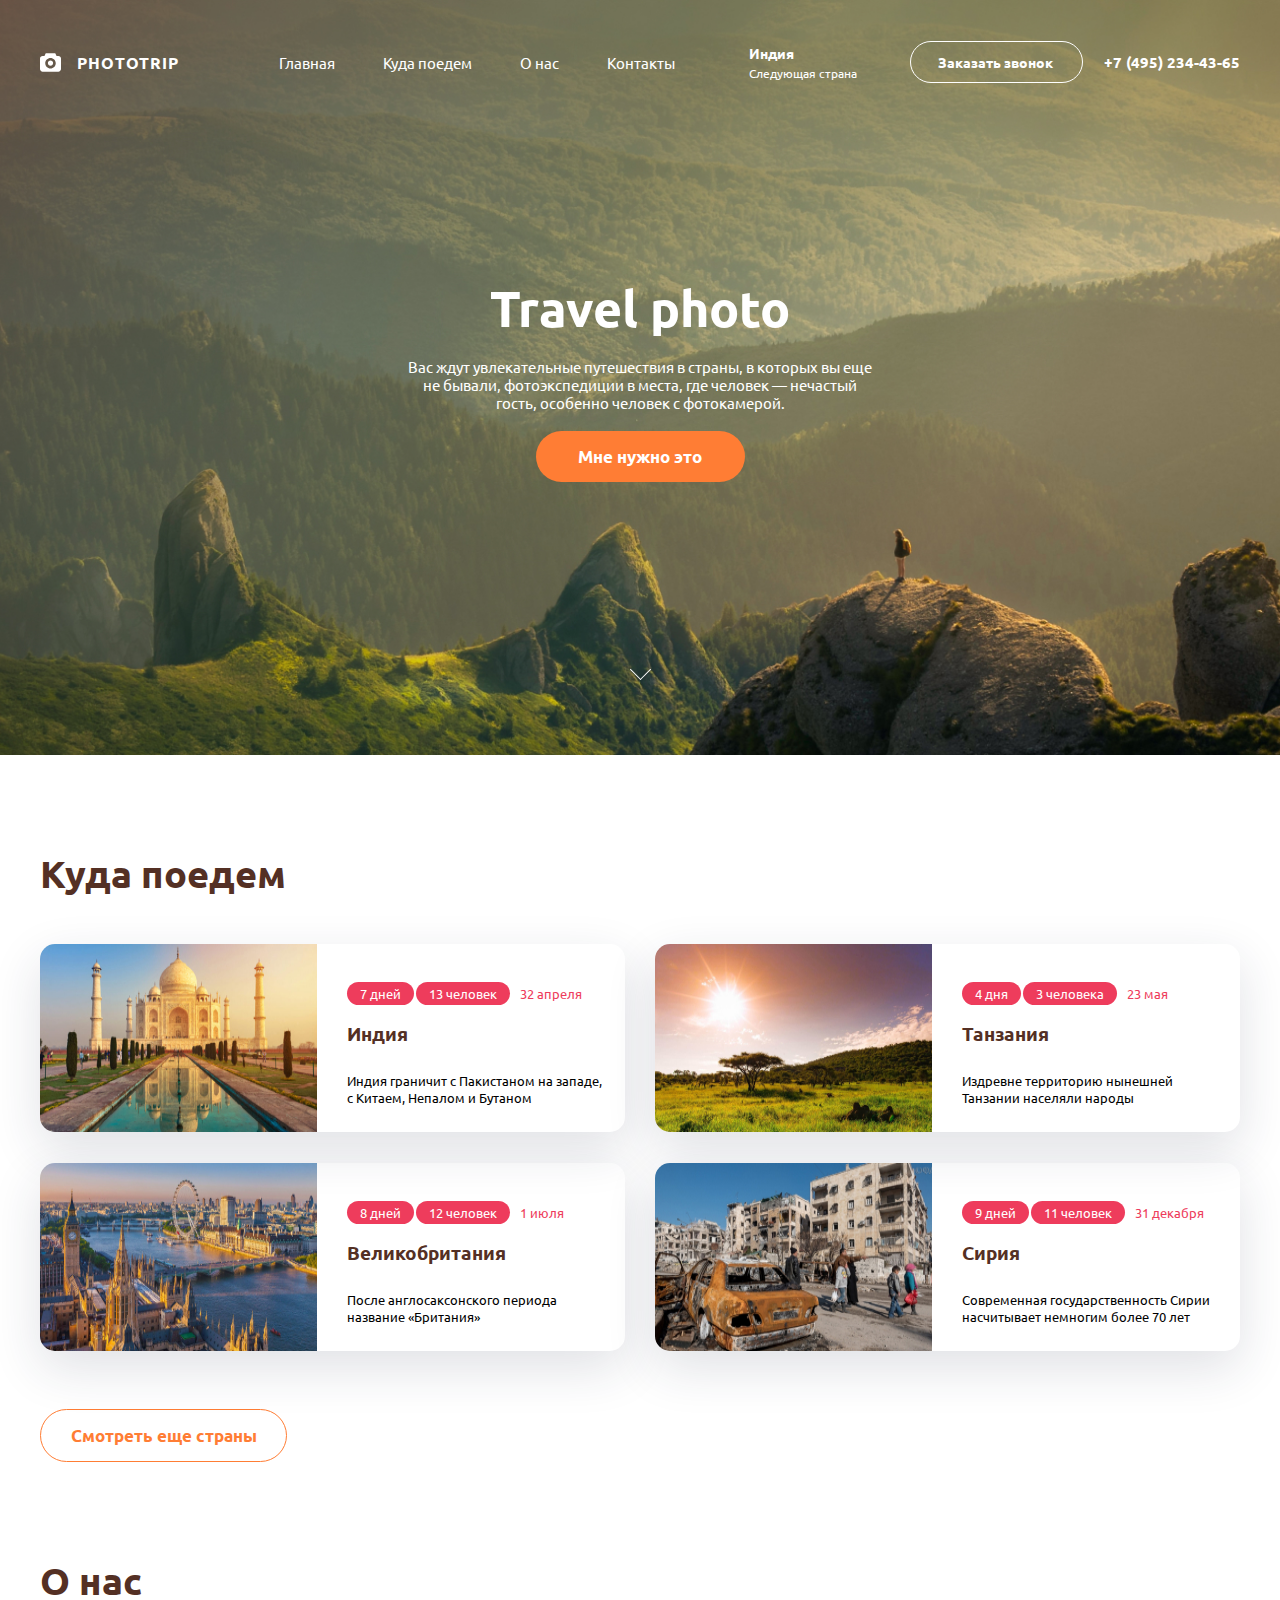
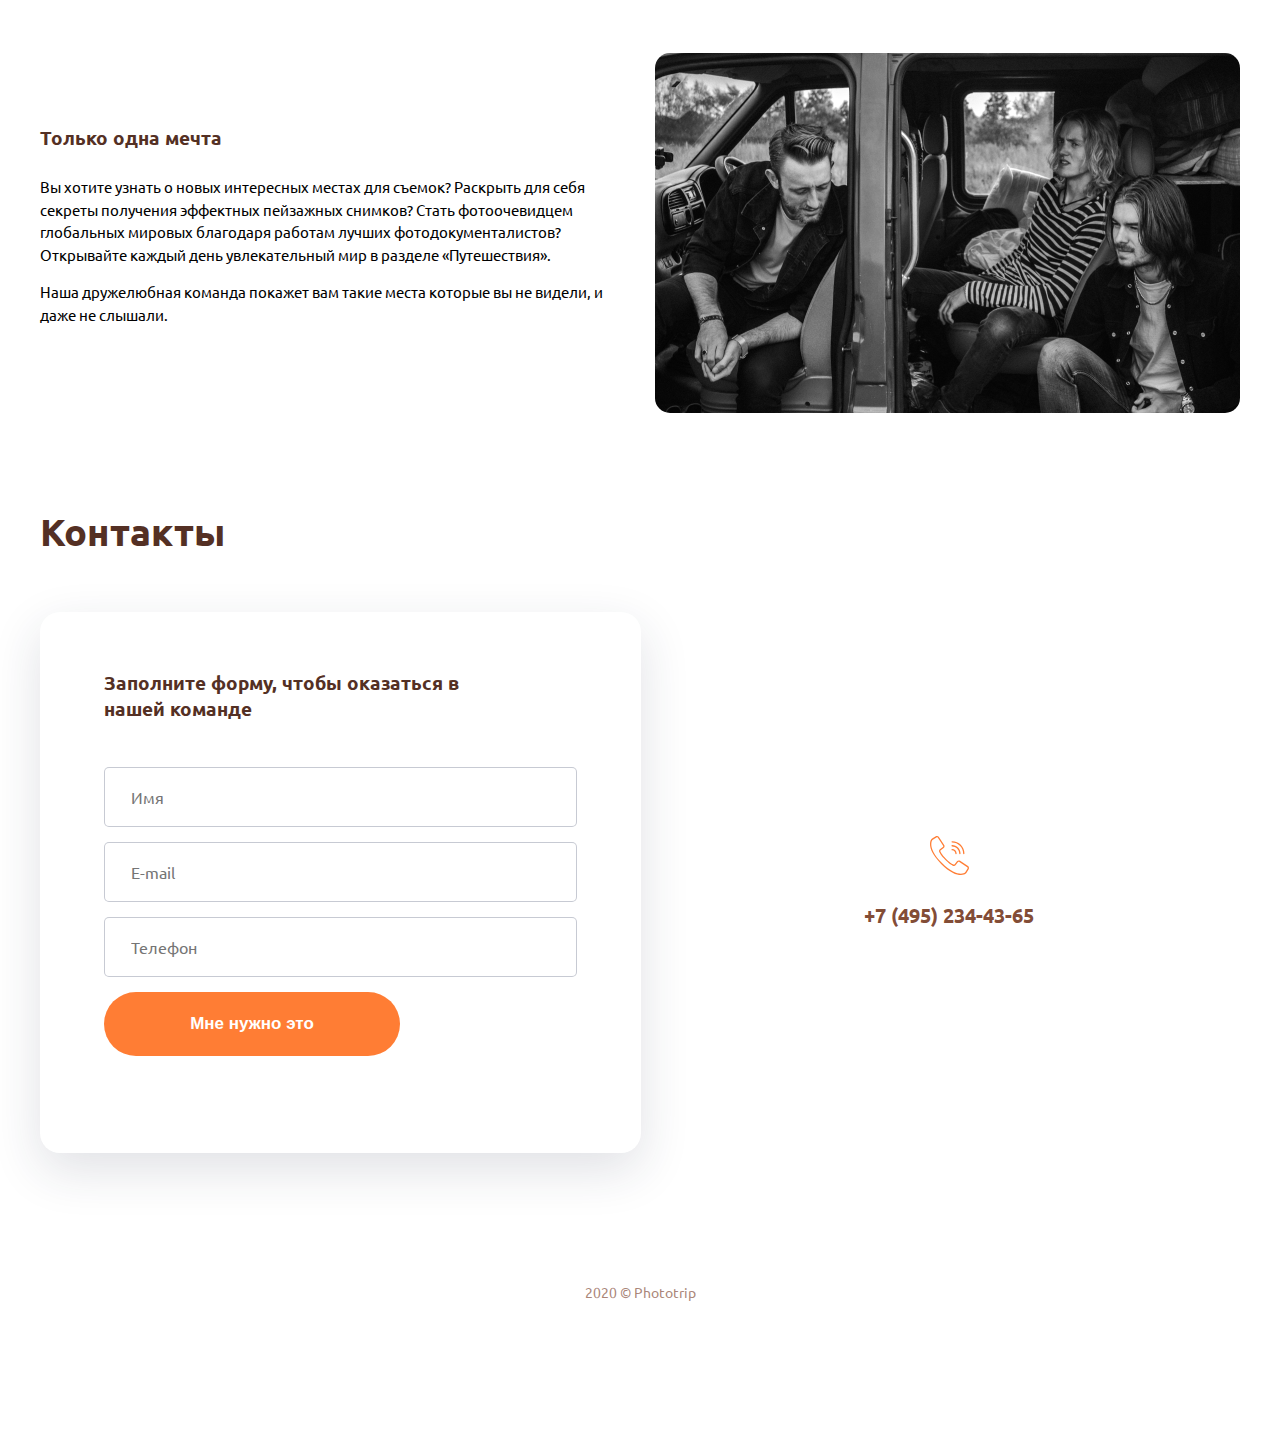
<file: index.html>
<!DOCTYPE html>
<html lang="en">
<head>
	<meta charset="UTF-8">
	<meta name="viewport" content="width=device-width, initial-scale=1.0">
	<title>Travel photo</title>
	<link rel="shortcut icon" href="img/favicon.png" type="image/png">
	<meta name="viewport" content="width=device-width, initial-scale=1, shrink-to-fit=no">
	<link rel="preconnect" href="https://fonts.gstatic.com">
	<link href="https://fonts.googleapis.com/css2?family=Ubuntu:wght@400;700&display=swap" rel="stylesheet">
	<link rel="stylesheet" href="css/style.css">
</head>
<body>
	<header class="header"> 
		<div class="container">
			<!-- Шапка: начало -->
 			<div class="nav">
 				<a href="#" class="logo">
 				Phototrip
	 			</a>
	 			<ul class="menu">
	 				<li>
	 					<a href="#">Главная</a>
	 				</li>
	 				<li>
	 					<a href="#">Куда поедем</a>
	 				</li>
	 				<li>
	 					<a href="#">О нас</a>
	 				</li>
	 				<li>
	 					<a href="#">Контакты</a>
	 				</li>
	 			</ul>
	 			<div class="country">
	 				<span>
	 					Индия
	 				</span>
	 				<a href="" class="contry-link">
	 					Следующая страна
	 				</a>
	 			</div>
	 			<div class="call">
	 				<a href="#" class="call-btn">
	 					Заказать звонок
	 				</a>
	 				<span>
	 					+7 (495) 234-43-65
	 				</span>
	 			</div>
	 			<a href="#" class="menu-btn">
	 				<img src="img/menu.svg" alt="Menu">
	 			</a>
 			</div>
 			<!-- Шапка: конец -->
 			<!-- Оффер: начало -->
 			<div class="offer">
 				<h1>
 					Travel photo
 				</h1>
 				<p>
 					Вас ждут увлекательные путешествия в страны, в которых вы еще не бывали, фотоэкспедиции в места, где человек — нечастый гость, особенно человек с фотокамерой.
 				</p>
 				<a href="#contacts" class="btn">
 					Мне нужно это
 				</a>
 			</div>
 			<div>
 				<a href="#routs" class="arrow"></a>
 			</div>
		</div>
		<!-- Оффер: конец -->
	</header>
	<section class="routs" id="routs">
		<div class="container"> 
			<h2>
				Куда поедем
			</h2>
			<ul class="destinations">
				<li class="destinations-item">
					<img src="img/india.jpg" alt="India">
					<div class="destinations-content">
						<div class="destinations-details">
							<span>7 дней</span>
							<span>13 человек</span>
							<p>32 апреля</p>
						</div>
						<h3>
							Индия
						</h3>
						<p class="destinations-date">
						Индия граничит с Пакистаном на западе, с Китаем, Непалом и Бутаном
						</p>
					</div>
				</li>
				<li class="destinations-item">
					<img src="img/Tanzania.jpg" alt="Tanzania">
					<div class="destinations-content">
						<div class="destinations-details">
							<span>4 дня</span>
							<span>3 человека</span>
							<p>23 мая</p>
						</div>
						<h3>
							Танзания
						</h3>
						<p class="destinations-date">
						Издревне территорию нынешней Танзании населяли народы
						</p>
					</div>
				</li>
				<li class="destinations-item">
					<img src="img/britan.jpg" alt="Britan">
					<div class="destinations-content">
						<div class="destinations-details">
							<span>8 дней</span>
							<span>12 человек</span>
							<p>1 июля</p>
						</div>
						<h3>
							Великобритания
						</h3>
						<p class="destinations-date">
						После англосаксонского периода название «Британия»
						</p>
					</div>
				</li>
				<li class="destinations-item">
					<img src="img/syria.jpg" alt="Syria">
					<div class="destinations-content">
						<div class="destinations-details">
							<span>9 дней</span>
							<span>11 человек</span>
							<p>31 декабря</p>
						</div>
						<h3>
							Сирия
						</h3>
						<p class="destinations-date">
						Современная государственность Сирии насчитывает немногим более 70 лет
						</p>
					</div>
				</li>
			</ul>
			<ul class="destinations destinations-more">
				<li class="destinations-item">
					<img src="img/china.jpg" alt="China">
					<div class="destinations-content">
						<div class="destinations-details">
							<span>8 дней</span>
							<span>12 человек</span>
							<p>15 апреля</p>
						</div>
						<h3>
							Китай
						</h3>
						<p class="destinations-date">
						Китай – густонаселенная страна в Восточной Азии с разнообразными ландшафтами и рельефом
						</p>
					</div>
				</li>
				<li class="destinations-item">
					<img src="img/Los-Kabos.jpg" alt="Los-Kabos">
					<div class="destinations-content">
						<div class="destinations-details">
							<span>7 дней</span>
							<span>8 человекк</span>
							<p>9 июля</p>
						</div>
						<h3>
							Лос-Кабос
						</h3>
						<p class="destinations-date">
						Именно здесь, где море Кортеса встречается с Тихим океаном, каждый найдет для себя частичку рая
						</p>
					</div>
				</li>
				<li class="destinations-item">
					<img src="img/NewYork.jpg" alt="New York">
					<div class="destinations-content">
						<div class="destinations-details">
							<span>5 дней</span>
							<span>6 человек</span>
							<p>15 июля</p>
						</div>
						<h3>
							Нью-Йорк
						</h3>
						<p class="destinations-date">
						 Главные достопримечательности Нью-Йорка – многочисленные небоскребы
						</p>
					</div>
				</li>
				<li class="destinations-item">
					<img src="img/Iceland.jpg" alt="Iceland">
					<div class="destinations-content">
						<div class="destinations-details">
							<span>6 дней</span>
							<span>5 человек</span>
							<p>25 августа</p>
						</div>
						<h3>
							Исландия
						</h3>
						<p class="destinations-date">
						Главная достопримечательность Ледяной страны. Национальные парки и Долина гейзеров, вулканы и ледники, водопады и фьорды. 
						</p>
					</div>
				</li>
			</ul>
			<a href="#" class="btn-ghost">
				Смотреть еще страны
			</a>
		</div>
	<section class="about">
		<div class="container"> 
			<h2>О нас</h2>
			<div class="about-content">
				<div class="about-text">
					<h3>
						Только одна мечта
					</h3>
					<p>
						Вы хотите узнать о новых интересных местах для съемок? Раскрыть для себя секреты получения эффектных пейзажных снимков? Стать фотоочевидцем глобальных мировых благодаря работам лучших фотодокументалистов? Открывайте каждый день увлекательный мир в разделе «Путешествия».
					</p>
					<p>
						Наша дружелюбная команда покажет вам такие места которые вы не видели, и даже не слышали.
				</div>
				<img src="img/about.jpg" alt="Our team">
			</div>
		</div>	
	<section class="contacts" id="contacts">
		<div class="container"> 
			<h2>Контакты</h2>
			<div class="contacts-wrap">
				<form action="#" class="form">
					<h3>
						Заполните форму, чтобы оказаться в нашей команде
					</h3>
					<input type="text" placeholder="Имя" required>
					<input type="email" placeholder="E-mail" required>
					<input type="tel" placeholder="Телефон" required>
					<button type="submit" class="btn">
						Мне нужно это
					</button>
				</form>
				<div class="contacts-phone">
					<img src="img/phone.svg">
					<span>+7 (495) 234-43-65</span>
				</div>
			</div>
		</div>	
	</section>
	<footer class="footer">
		<div class="container">
			<p>
				2020 © Phototrip
			</p>	
		</div>
	</footer>

	<div id="myModal">
		<div>
			<a href="#" class="logo-popup">
			</a>
			<h3>Оставьте заявку</h3>
			<p>Поехали с нам! Нужно всего лишь заполнить!</p>
		</div>	
		<input type="text" placeholder="Имя" required>
		<input type="email" placeholder="E-mail" required>
		<input type="tel" placeholder="Телефон" required>
		<button type="submit" class="btn-popup">
			Узнать подробнее
		</button>
		<span id="myModal__close" class="close">ₓ</span>
	</div>
	<div id="myOverlay"></div>

	<script src="js/jquery-3.6.0.min.js"></script>
	<script src="js/main.js"></script>
</body>
</html>
</file>
<file: css/style.css>
body {
	padding: 0;
	margin: 0;
	font-family: 'Ubuntu', sans-serif;
	color: #000;
	font-size: 15px;
	}

div, p, input, header, a, form {
	box-sizing: border-box;
}
h1, h2, h3, h4, h5, h6 {
	margin: 0;
	padding: 0;
	font-weight: bold;
}
h2 {
	font-weight: bold;
	font-size: 38px;
	text-align: left;
	color: #543024;
	margin: 0 auto;
}
h3 {
	font-weight: bold;
	font-size: 19px;
	color: #543024;
}
section {
	padding-top: 95px;
}
a {
	text-decoration: none;
	transition: all 0.5s ease;
}
ul, li {
	display: block;
	padding: 0;
	margin: 0;
}
.btn {
	background: #FF7D34;
	border-radius: 69px;
	color: #000;
	width: 209px;
	padding: 15px 41px;
	font-weight: bold;
	font-size: 17px;
	display: block;
	text-align: center;
	border: none;
	cursor: pointer;
}

.btn:hover {
	background: #9F2903;
}
.btn-ghost {
	font-weight: bold;
	font-size: 17px;
	text-align: center;
	color: #FF7D34;
	border: 1px solid #FF7D34;
	border-radius: 69px;
	width: 247px;
	padding: 15px 29px;
	display: block;
	margin-top:27px;
}
.btn-ghost:hover {
	color: #fff;
	background: #FF7D34;
}
.container {
	width: 1200px;
	margin: 0 auto;
}
.header {
	background: url('../img/fon.jpg') no-repeat center top / cover;
	color: #fff;
	padding-top: 41px;
	padding-bottom: 78px;
}
.header a {
	color: #fff;
}
.nav {
	display: flex;
	align-items: center;
}
.menu-btn img {
	display: block;
	margin-left: 110px;
	width: 30px;
	display: none;
}
.logo {
	text-transform: uppercase;
	font-weight: bold;
	font-size: 16px;
	letter-spacing: 0.055em;
	display: block;
	background:  url('../img/logo.svg') no-repeat left top  / contain;
	padding-left: 37px;
	margin-right: 100px;
}
.menu {
	display: flex;
}
.menu a {
	padding-bottom: 5px;
}
.menu li:not(:last-child) {
	margin-right: 48px;
}
.menu a:hover {
	border-bottom: 1px solid rgba(255, 255, 255, 1);
	border-bottom: 1px solid transparent
} 

.country {
	margin-left: 74px;;
}
.country span {
	display: block;
	font-weight: bold;
	font-size: 14px;
}
.contry-link {
font-weight: normal;
font-size: 12px;
}
.call {
	display: flex;
	font-weight: bold;
	align-items: center;
	margin-left: auto;
}
.call-btn {
	font-size: 14px;
	border: 1px solid #FFFFFF;
	border-radius: 100px;
	display: block;
	width: 173px;
	padding: 11px 27px;
	align-items: center;
	margin-right: 21px;
}
.call-btn:hover {
	background: #fff;
	color: #8F895E;
}
.call span {
	font-size: 15px;
}
.offer {
	margin-top: 193px;
	text-align: center;
}
.offer h1 {
	font-size: 50px;
	margin-bottom: 18px;
}
.offer p {
	width: 465px;
	margin: 0 auto;
	margin-bottom: 19px;
	line-height: 1.2em;
}
.offer .btn {
	margin: 0 auto;
} 
.arrow {
	display: block;
	height: 15px;
	width: 15px;
	border-right: 1px solid white;
	border-bottom: 1px solid white;
	transform: rotate(45deg);
	margin: 180px auto 0;
}
.routs h2 {
	margin-bottom: 47px;
}

.destinations {
	display: flex;
	justify-content: space-between;
	margin-top: 31px;
	flex-wrap: wrap;
}
.destinations-more {
	display: none;
	margin-top: 0;
}
.destinations-visible {
	display: flex;
}
.destinations li {
	margin-bottom: 31px;
}
.destinations-item {
	width: 585px;
	box-shadow: 0px 17px 50px rgba(32, 40, 69, 0.14);
	border-radius: 15px;
	display: flex;
	transition: all 0.5s ease;

}
.destinations-item:hover {
	box-shadow: 0px 7px 20px rgba(32, 40, 69, 0.25);
}
.destinations-item img {
	display: block;
	border-radius: 15px 0px 0px 15px;
	align-items: left;
}
.destinations-content {
	padding: 38px 21px 13px 30px;
}
.destinations-date {
	font-weight: normal;
	font-size: 13px;
	color: #000;
	display: flex;
}
.destinations-details {
	display: flex;
	align-items: center;
}
.destinations-details span {
	font-size: 13px;
	background: #EE3C5C;
	border-radius: 30px;
	padding: 3px 13px;
	color: #fff;
	margin-right: 2px;
}
.destinations-details p {
	margin: 0;
	padding: 0;
	padding-left: 8px;
	color: #EE3C5C;
	font-size: 13px;
}
.destinations-content h3 {
	padding-top: 16px;
	padding-bottom: 12px;
}
.data {
	background: #fff;
}
.about-content {
	display: flex;
	justify-content: space-between;
	margin-top: 49px;
	align-items: center;
}
.about-text {
	width: 572px;
}
.about-text p {
	line-height: 1.5em;
}
.about-text h3 {
	margin-bottom: 25px;
}
.about-content img {
	display: block;
	border-radius: 15px; transform: matrix(-1, 0, 0, 1, 0, 0);
}
.form {
	background: #FFFFFF;
	box-shadow: 0px 17px 50px rgba(32, 40, 69, 0.14);
	border-radius: 20px;
	width: 601px;
	text-align: left;
	padding: 58px 64px 97px;
	display: block;
}
.form h3 {
	width: 367px;
	margin-bottom: 45px;
}
.form input {
	border: 1px solid rgba(39, 52, 86, 0.26);
	box-sizing: border-box;
	border-radius: 5px;
	font-size: 16px;
	font-family: 'Ubuntu', sans-serif;
	display: block;
	width: 100%;
	padding: 19px 26px;
	margin-bottom: 15px;
}
.form button {
	width: 296px;
	color: #fff;
	padding: 22px 84px;
	transition: all 0.5s ease;
}
.footer {
	padding: 116px 0 119px;
}
.footer p {
	font-size: 14px;
	color: rgba(114, 52, 26, 0.6);
	text-align: center;
} 
.contacts-wrap {
	margin-top: 57px;
	display: flex;
	align-items: center;
	justify-content: space-between;
	width: 994px;
}

.contacts-phone {
	text-align: center;
}
.contacts-phone span {
	color: rgba(114, 52, 26, 0.89);
	font-weight: bold;
	font-size: 20px;
	display: block;
	margin-top: 24px;
}

#myModal {
  width: 400px; height: 450px;
  padding: 18px 64px 97px;
  border-radius: 4px;
  background: #fafafa;
  position: fixed;
  top: 0; left: 0; right: 0; bottom: 0;
  margin: auto;
  display: none;
  opacity: 0;
  z-index: 38;
  text-align: center;
}
#myModal #myModal__close {
  width: 21px; height: 21px;
  position: absolute;
  font-size: 29px;
  top: 1px; right: 11px;
  cursor: pointer;
  display: block;
}
#myOverlay {
  z-index: 37;
  position: fixed;
  background: rgba(0,0,0,.7);
  width: 100%; height: 100%;
  top: 0; left: 0;
  cursor: pointer;
  display: none;
}
#myModal h3 {
	margin-top: 8px;
}
#myModal p {
	font-size: 14px;
	color: rgba(114, 52, 26, 1);
	text-align: center;
	font-weight: normal;
}
#myModal input {
	border: 1px solid rgba(39, 52, 86, 0.26);
	box-sizing: border-box;
	border-radius: 5px;
	font-size: 16px;
	font-family: 'Ubuntu', sans-serif;
	display: block;
	width: 100%;
	padding: 14px 16px;
	margin-bottom: 15px;
}
#myModal .logo-popup {
	font-size: 25px;
	background:  url('../img/logo-popup.svg') no-repeat center / contain;
	padding-left: 37px;
}
#myModal .btn-popup {
	background: #FF7D34;
	border-radius: 69px;
	color: #fff;
	width: 100%;
	padding: 15px 41px;
	font-weight: bold;
	font-size: 17px;
	display: block;
	text-align: center;
	border: none;
	cursor: pointer;
	margin-top: 30px;
}
#myModal .btn-popup:hover {
	color: #fff;
	background: #FF7D34;
}
@media screen and (max-width: 1200px) {
	.container {
		width: 960px;
	}
	.menu {
		display: none;
	}
	.country {
		display: none;
	}
	.menu-btn img {
		display: block;
	}
	.destinations-item {
		flex-wrap: wrap;
		width: 48%;
	}
	.destinations-item img {
		width: 100%;
		border-radius: 15px 15px 0px 0px;
	}
	.about-content {
	flex-wrap: wrap;
	}
	.about-content img {
		width: 100%;
    }
    .about-text {
    	width: 100%;
    	margin-bottom: 10px;
    }
    .contacts-phone {
  		margin: 0 auto;
  		margin-top: 58px;
    }
@media screen and (max-width: 992px) {
	.container {
		width: 720px;
	}
	.form {
		max-width: 100%;
	}
	.contacts-wrap {
		display: block;
		width: 100%;
	}
	.contacts-phone {
		display: flex;
		align-items: center;
		justify-content: center;
	}
	.contacts-phone span {
		margin: 0px 0px 0px 30px;
	}


@media screen and (max-width: 768px) {
	.container {
		width: 540px;
	}
	.menu-btn img {
		margin-left: 20px;
	}
	.logo {
		margin-right: 20px;
	}

	.destinations-content {
    padding: 38px 10px 13px 10px;
	}
	.destinations-details p {
		padding: 0;
		margin-left: 3px;
	}

@media screen and (max-width: 576px) {
	.container {
		width: 100%;
		padding-left: 15px;
		padding-right: 15px;
	}
	.call {
		display: none;
	}
	.menu-btn {
		margin-left: auto;
	}
	.offer h1 {
		font-size: 30px;
	}
	.offer p {
		width: 100%;
		font-size: 16px;
	}
	.offer {
		margin-top: 123px;
	}
	.arrow {
		margin: 75px auto 0;
	}
	.header {
		padding-bottom: 72px;
	}
	section {
	padding-top: 70px;
	}
	h2 {
		text-align: center
	}
	.destinations-details {
		text-align: center;
		justify-content: center;
	}
	.routs h2 {
		font-size: 20px;
		margin-bottom: 20px;
	}
	.destinations-content{
		text-align: center;
	}
	.destinations-item {
		width: 100%;
	}
	.btn-ghost {
		margin: 15px auto 0;
    	width: 100%;
    }
    h3 {
		font-size: 18px;
	}
	.form {
		padding: 42px 31px 65px;
	}
	.form h3 {
		width: 100%;
		text-align: center
	}
	.about-text h3 {
		text-align: center
	}
	.about-text p {
		text-align: center
	}
	.form input {
		height: 51px;
	}
	.form input {
		height: 57px;
	}
	.footer-text {
		margin: 89px auto;
	}
	.form button {
	width: 100%;
	padding: 20px 50px;
	}
	.footer {
    padding: 86px 0 60px;
	}
	.header {
	background: url('../img/fon320.jpg') no-repeat center top / cover;
	}
</file>
